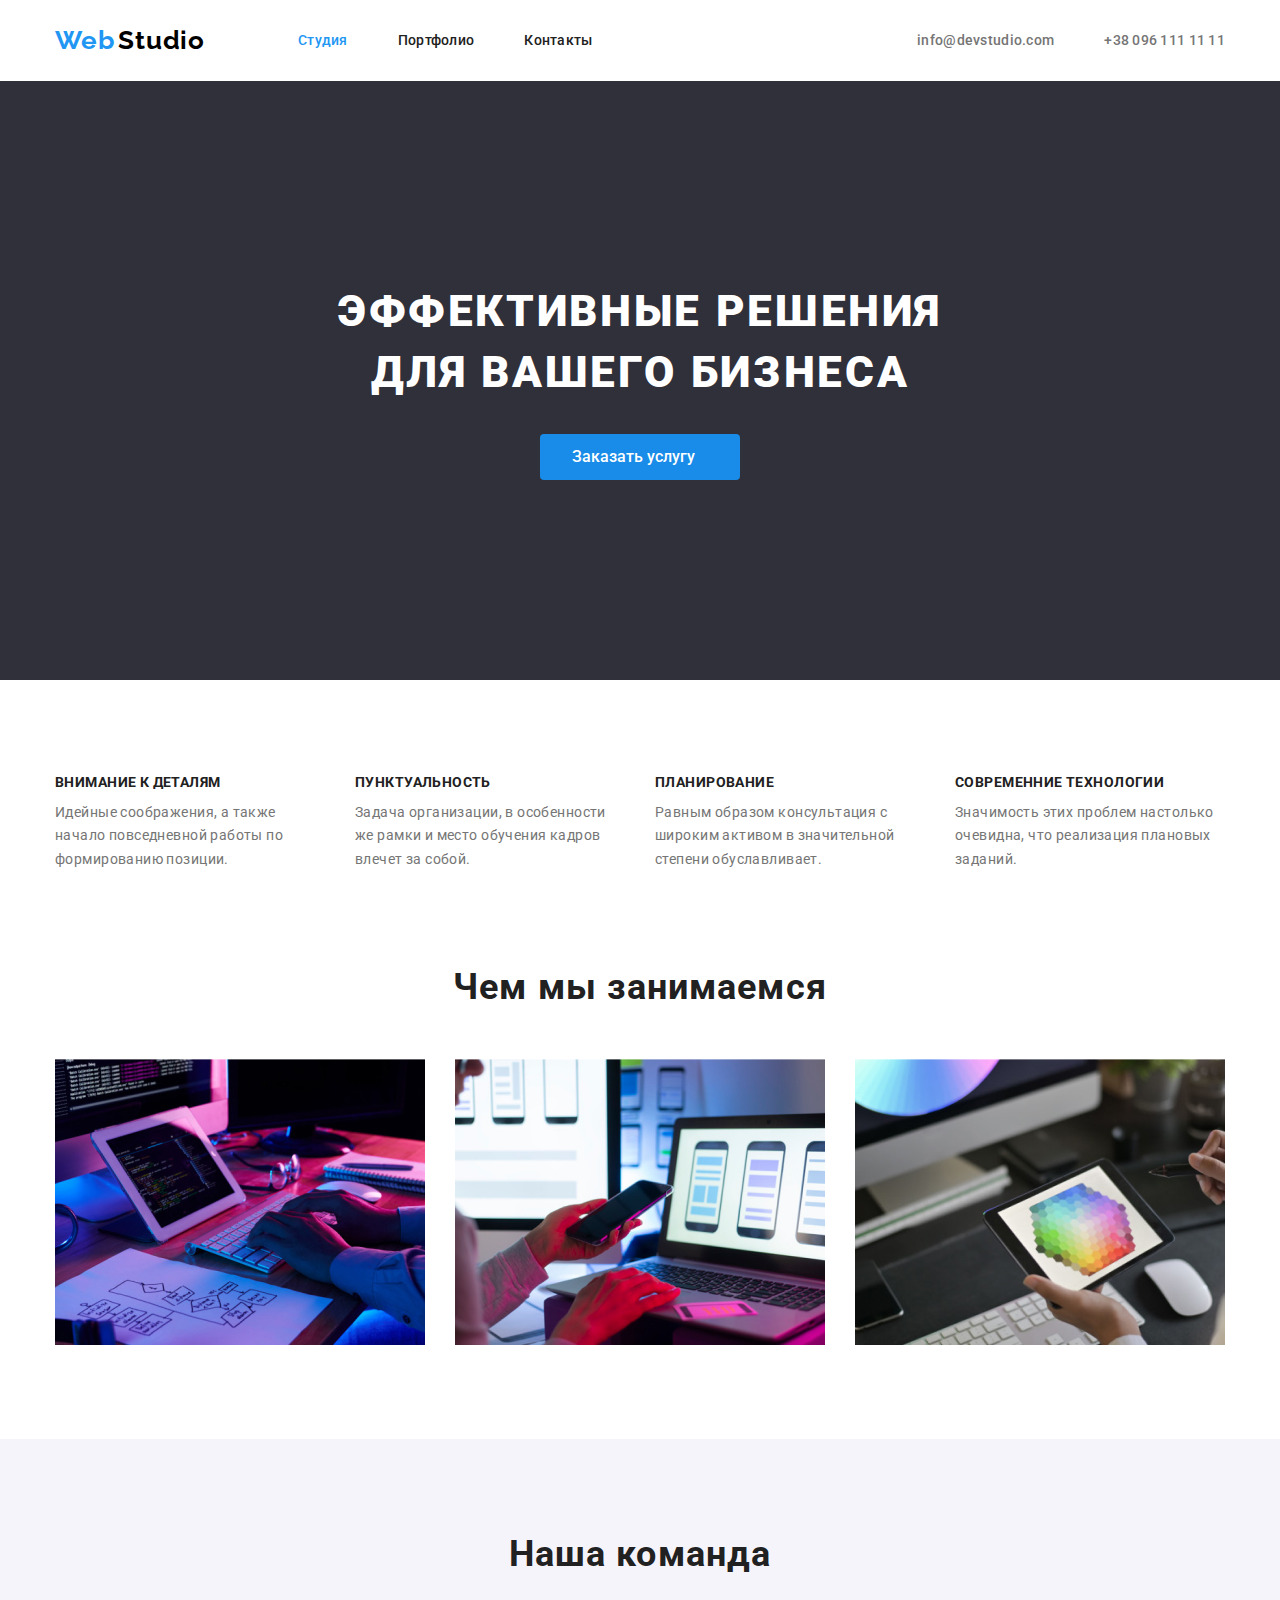
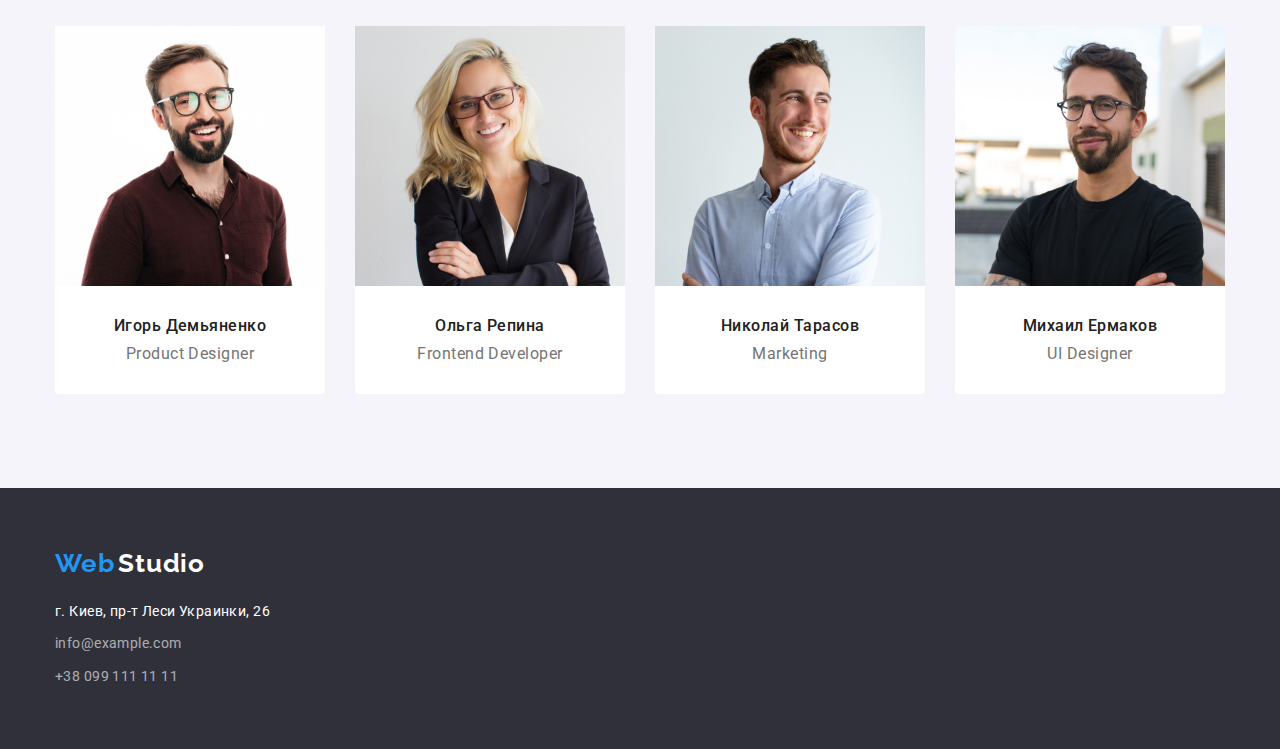
<file: goit-markup-hw-03/index.html>
<!DOCTYPE html>
<html lang="ru">
  <head>
    <meta charset="UTF-8" />
    <meta http-equiv="X-UA-Compatible" content="IE=edge" />
    <meta name="viewport" content="width=device-width, initial-scale=1.0" />
    <title>WebStudio</title>
    <link rel="preconnect" href="https://fonts.gstatic.com" />
    <link
      href="https://fonts.googleapis.com/css2?family=Raleway:wght@700&amp;family=Roboto:wght@400;500;700;900&amp;display=swap"
      rel="stylesheet"
    />
    <link rel="stylesheet" href="./CSS/style.css" />
    <link rel="stylesheet" href="./CSS/modern-normalize.css">
  </head>
  <body class="body-index">
    <!--шапка сайта-->
    <header class="header">
      <div class="container">
        <nav class="navigation">
          <a href lang="en-us">
            <span class="logo">Web</span>
            <span class="name">Studio</span>
          </a>

          <ul class="menu-nav">
            <li class="menu-nav-item">
              <a href="./index.html" class="point-nav active"> Студия </a>
            </li>
            <li class="menu-nav-item">
              <a href="./portfolio.html" class="point-nav"> Портфолио </a>
            </li>
            <li class="menu-nav-item">
              <a href="#" class="point-nav"> Контакты </a>
            </li>
          </ul>
        </nav>
          <ul class="contact-list">
            <li class="adress-item">
              <a href="mailto:info@devstudio.com" class="adress"
                >info@devstudio.com</a
              >
            </li>
            <li class="adress-item">
              <a href="tel:+380961111111" class="tel">+38 096 111 11 11</a>
            </li>
          </ul>
      </div>
    </header>
    <!-- содание сайта-->
    <main>
      <!-- герой секции-->
      <section class="hero-section">
        <div class="container">
          <h1 class="h1">ЭФФЕКТИВНЫЕ РЕШЕНИЯ ДЛЯ ВАШЕГО БИЗНЕСА</h1>
          <button type="button" class="button">Заказать услугу</button>
        </div>
      </section>
      <!--о нас секция-->
      <section class="advantage-section">
        <div class="container">
          <ul class="advantage">
            <li class="container-point">
              <h3 class="advantage-title">ВНИМАНИЕ К ДЕТАЛЯМ</h3>
              <p class="advantage-text">
                Идейные соображения, а также начало повседневной работы по
                формированию позиции.
              </p>
            </li>
            <li class="container-point">
              <h3 class="advantage-title">ПУНКТУАЛЬНОСТЬ</h3>
              <p class="advantage-text">
                Задача организации, в особенности же рамки и место обучения
                кадров влечет за собой.
              </p>
            </li>
            <li class="container-point">
              <h3 class="advantage-title">ПЛАНИРОВАНИЕ</h3>
              <p class="advantage-text">
                Равным образом консультация с широким активом в значительной
                степени обуславливает.
              </p>
            </li>
            <li class="container-point">
              <h3 class="advantage-title">СОВРЕМЕННИЕ ТЕХНОЛОГИИ</h3>
              <p class="advantage-text">
                Значимость этих проблем настолько очевидна, что реализация
                плановых заданий.
              </p>
            </li>
          </ul>
        </div>
      </section>
      <!--Чем мы занимаемся-->
      <section class="section-work">
        <div class="container">
          <h2 class="work">Чем мы занимаемся</h2>
          <ul class="work-picture">
            <li class="work-list">
              <img
                src="./img/box_1.jpg"
                alt="клавиатура"
                width="370"
                height="286"
              />
            </li>
            <li class="work-list">
              <img
                src="./img/box_2.jpg"
                alt="телефон на фоне монитора"
                width="370"
                height="286"
              />
            </li>
            <li class="work-list">
              <img
                src="./img/box_3.jpg"
                alt="планшет в руке"
                width="370"
                height="286"
              />
            </li>
          </ul>
        </div>
      </section>
      <!--Наша команда-->
      <section class="team">
        <div class="container">
          <h2>Наша команда</h2>
          <ul class="team-pfoto">
            <li class="team-point">
              <img
                src="./img/img.jpg"
                alt="Игорь Демьяненко"
                width="270"
                height="260"
              />
              <div class="team-pfoto-card">
                <h3>Игорь Демьяненко</h3>
                <p>Product Designer</p>
              </div>
            </li>
            <li class="team-point">
              <img
                src="./img/img (1).jpg"
                alt="Ольга Репина"
                width="270"
                height="260"
              />
              <div class="team-pfoto-card">
                <h3>Ольга Репина</h3>
                <p>Frontend Developer</p>
              </div>
            </li>
            <li class="team-point">
              <img
                src="./img/img (2).jpg"
                alt="Николай Тарасов"
                width="270"
                height="260"
              />
              <div class="team-pfoto-card">
                <h3>Николай Тарасов</h3>
                <p>Marketing</p>
              </div>
            </li>
            <li class="team-point">
              <img
                src="./img/img (3).jpg"
                alt="Михаил Ермаков"
                width="270"
                height="260"
              />
              <div class="team-pfoto-card">
                <h3>Михаил Ермаков</h3>
                <p>UI Designer</p>
              </div>
            </li>
          </ul>
        </div>
      </section>
    </main>
    <!--Контактные данные-->
    <footer class="color-footer">
      <div class="container">
        <a href lang="en-us">
          <span class="logo">Web</span>
          <span class="name-footer">Studio</span>
        </a>
        <address class="address-list">
          <p class="address-map">г. Киев, пр-т Леси Украинки, 26</p>
          <ul>
            <li class="footer-point">
              <a href="mailto:info@example.com" class="address-footer"
                >info@example.com</a
              >
            </li>
            <li class="footer-point">
              <a href="tel:+380991111111" class="address-footer"
                >+38 099 111 11 11</a
              >
            </li>
          </ul>
        </address>
      </div>
    </footer>
  </body>
</html>
</file>
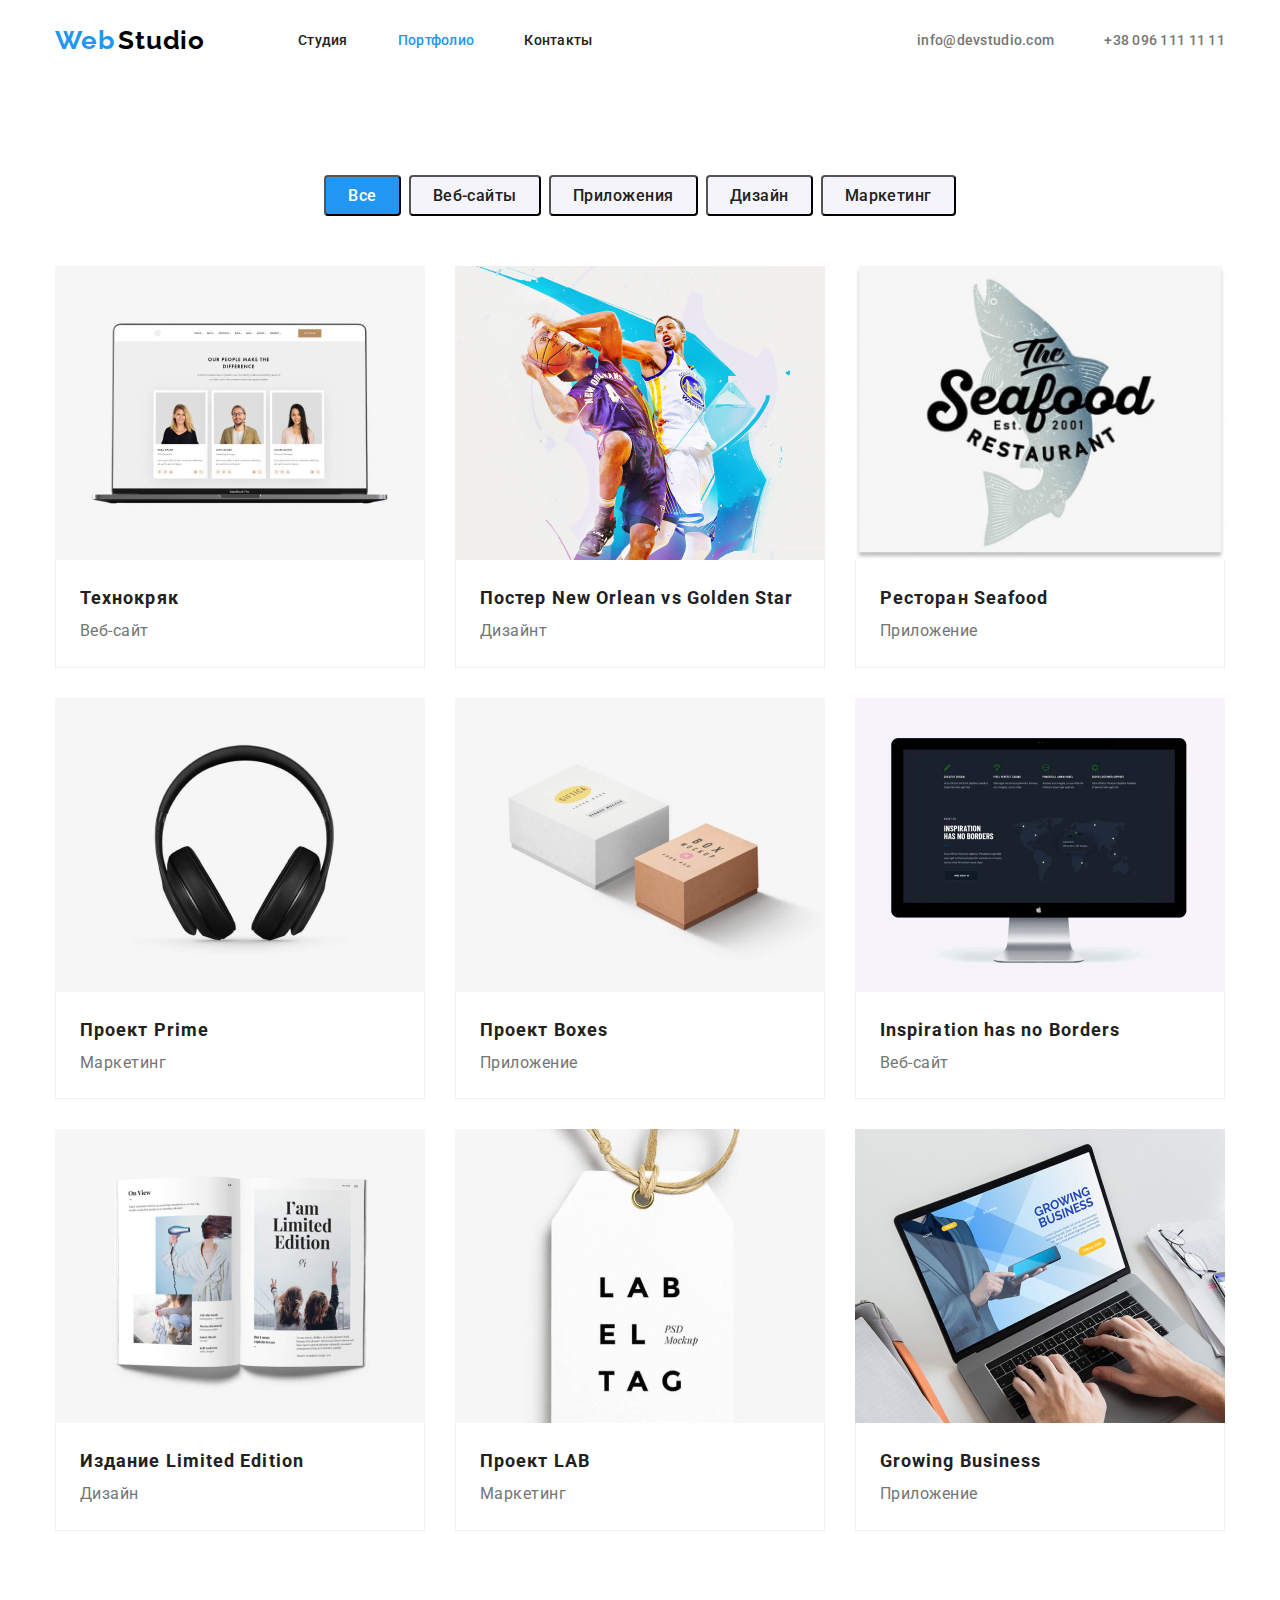
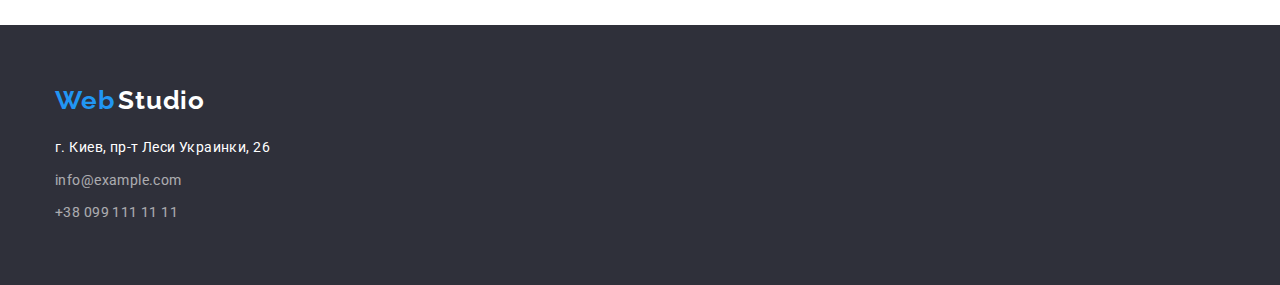
<file: goit-markup-hw-03/portfolio.html>
<!DOCTYPE html>
<html lang="en">
  <head>
    <meta charset="UTF-8" />
    <meta http-equiv="X-UA-Compatible" content="IE=edge" />
    <meta name="viewport" content="width=device-width, initial-scale=1.0" />
    <title>Портфолио</title>
    <link rel="preconnect" href="https://fonts.gstatic.com" />
    <link
      href="https://fonts.googleapis.com/css2?family=Raleway:wght@700&amp;family=Roboto:wght@400;500;700;900&amp;display=swap"
      rel="stylesheet"
    />
    <link rel="stylesheet" href="./CSS/style.css" />
    <link rel="stylesheet" href="./CSS/modern-normalize.css">
  </head>
  <body class="body-portfolio">
    <!--шапка портфолио-->
    <header class="header">
      <div class="container">
        <nav class="navigation">
          <a href lang="en-us">
            <span class="logo">Web</span>
            <span class="name">Studio</span>
          </a>

          <ul class="menu-nav">
            <li class="menu-nav-item">
              <a href="./index.html" class="point-nav"> Студия </a>
            </li>
            <li class="menu-nav-item">
              <a href="./portfolio.html" class="point-nav active"> Портфолио </a>
            </li>
            <li class="menu-nav-item">
              <a href="#" class="point-nav"> Контакты </a>
            </li>
          </ul>
        </nav>
          <ul class="contact-list">
            <li class="adress-item">
              <a href="mailto:info@devstudio.com" class="adress"
                >info@devstudio.com</a
              >
            </li>
            <li class="adress-item">
              <a href="tel:+380961111111" class="tel">+38 096 111 11 11</a>
            </li>
          </ul>
      </div>
    </header>
    <!-- содание сайта-->
    <main>
      <!-- герой секции-->
      <section class="portfolio-menu">
        <div class="container">
          <ul class="filter">
            <li class="filter-button-item">
              <button class="collor">Все</button>
            </li>
            <li class="filter-button-item">
              <button>Веб-сайты</button>
            </li>
            <li class="filter-button-item">
              <button>Приложения</button>
            </li>
            <li class="filter-button-item">
              <button>Дизайн</button>
            </li>
            <li class="filter-button-item">
              <button>Маркетинг</button>
            </li>
          </ul>

          <ul class="projects">
            <li class="flex-container-element">
              <a href="">
                <img
                  src="./img/img2/team.jpg"
                  alt="team"
                  width="370"
                  height="294"
                />
                <div class="portfolio-card-content">
                <h3>Технокряк</h3>
                <p>Веб-сайт</p>
              </div>
              </a>
            </li>
            <li class="flex-container-element">
              <a href="">
                <img
                  src="./img/img2/poster.jpg"
                  alt="poster"
                  width="370"
                  height="294"
                />
                <div class="portfolio-card-content">
                <h3>Постер New Orlean vs Golden Star</h3>
                <p>Дизайнт</p>
              </div>
              </a>
            </li>
            <li class="flex-container-element">
              <a href="">
                <img
                  src="./img/img2/emblem.jpg"
                  alt="emblem"
                  width="370"
                  height="294"
                />
                <div class="portfolio-card-content">
                <h3>Ресторан Seafood</h3>
                <p>Приложение</p>
              </div>
              </a>
            </li>
            <li class="flex-container-element">
              <a href="">
                <img
                  src="./img/img2/headphones.jpg"
                  alt="headphones"
                  width="370"
                  height="294"
                />
                <div class="portfolio-card-content">
                <h3>Проект Prime</h3>
                <p>Маркетинг</p>
              </div>
              </a>
            </li>
            <li class="flex-container-element">
              <a href="">
                <img
                  src="./img/img2/boxes.jpg"
                  alt="boxes"
                  width="370"
                  height="294"
                />
                <div class="portfolio-card-content">
                <h3>Проект Boxes</h3>
                <p>Приложение</p>
              </div>
              </a>
            </li>
            <li class="flex-container-element">
              <a href="">
                <img
                  src="./img/img2/monitor.jpg"
                  alt="monitor"
                  width="370"
                  height="294"
                />
                <div class="portfolio-card-content">
                <h3>Inspiration has no Borders</h3>
                <p>Веб-сайт</p>
              </div>
              </a>
            </li>
            <li class="flex-container-element">
              <a href="">
                <img
                  src="./img/img2/book.jpg"
                  alt="book"
                  width="370"
                  height="294"
                />
                <div class="portfolio-card-content">
                <h3>Издание Limited Edition</h3>
                <p>Дизайн</p>
              </div>
              </a>
            </li>
            <li class="flex-container-element">
              <a href="">
                <img
                  src="./img/img2/brand_name.jpg"
                  alt="brand_name"
                  width="370"
                  height="294"
                />
                <div class="portfolio-card-content">
                <h3>Проект LAB</h3>
                <p>Маркетинг</p>
              </div>
              </a>
            </li>
            <li class="flex-container-element">
              <a href="">
                <img
                  src="./img/img2/notebook.jpg"
                  alt="notebook"
                  width="370"
                  height="294"
                />
                <div class="portfolio-card-content">
                <h3>Growing Business</h3>
                <p>Приложение</p>
              </div>
              </a>
            </li>
          </ul>
        </div>
      </section>
    </main>
    <!--Контактные данные портфолио-->
    <footer class="color-footer">
      <div class="container">
        <a href lang="en-us">
          <span class="logo">Web</span>
          <span class="name-footer">Studio</span>
        </a>
        <address class="address-list">
          <p class="address-map">г. Киев, пр-т Леси Украинки, 26</p>
          <ul>
            <li class="footer-point">
              <a href="mailto:info@example.com" class="address-footer"
                >info@example.com</a
              >
            </li>
            <li class="footer-point">
              <a href="tel:+380991111111" class="address-footer"
                >+38 099 111 11 11</a
              >
            </li>
          </ul>
        </address>
      </div>
    </footer>
  </body>
</html>
</file>
<file: goit-markup-hw-03/CSS/style.css>
:root {
  --color-link: #2196f3;
  --text: #212121;
  --color-text: #ffffff;
  --color-p: #757575;
  --font-family: "Roboto", sans-serif;
  --font-size: 14px;
  --font-style: normal;
  --font-logo: "Raleway", sans-serif;
  --font-size-logo: 26px;
}
ul {
  list-style: none;
  margin: 0;
  padding: 0;
}
a {
  text-decoration: none;
}
h1,
h2,
h3,
h4,
p {
  margin: 0;
}

h3 {
  color: var(--text);
  font-family: var(--font-family);
  font-size: 18px;
  font-style: var(--font-style);
  font-weight: 700;
  line-height: 2;
  letter-spacing: 0.06em;
}
img {
  display: block;
}
.body-index {
  font-family: "Roboto", "Raleway", "Arial", sans-serif;
}

.body-portfolio {
  color: #e5e5e5;
  font-family: "Roboto", "Raleway", "Arial", sans-serif;
}
.container {
  width: 1200px;
  margin: 0 auto;
  padding-left: 15px;
  padding-right: 15px;
}
.section {
  padding-top: 94px;
  padding-bottom: 94px;
}
.body {
  margin: auto;
  width: 1600px;
}

.header {
  background-color: var(--color-text);
}
.header .container {
  display: flex;
  align-items: center;
}

/* WebStudio */
.logo {
  color: var(--color-link);
  font-family: var(--font-logo);
  font-size: var(--font-size-logo);
  font-style: var(--font-style);
  font-weight: 700;
  line-height: 1.2;
  letter-spacing: 0.03em;
}
.name {
  color: #000000;
  font-family: var(--font-logo);
  font-size: var(--font-size-logo);
  font-style: var(--font-style);
  font-weight: 700;
  line-height: 1.2;
  letter-spacing: 0.03em;
}
.name-footer {
  color: var(--color-text);
  font-family: var(--font-logo);
  font-size: var(--font-size-logo);
  font-style: var(--font-style);
  font-weight: 700;
  line-height: 1.2;
  letter-spacing: 0.03em;
}
/* NAV BLOCK START*/
.menu-nav {
  display: inline-flex;
  margin-left: 93px;
}
.menu-nav-item {
  margin-right: 50px;
  display: inline-flex;
}
.menu-nav-item:last-child {
  margin-right: 0px;
}
.navigation {
  display: inline-flex;
  align-items: center;
}
.point-nav {
  display: inline-flex;
  padding-top: 32px;
  padding-bottom: 32px;
  color: var(--text);
  font-family: var(--font-family);
  font-size: var(--font-size);
  font-style: var(--font-style);
  font-weight: 500;
  line-height: 1.2;
  letter-spacing: 0.02em;
}
.point-nav:focus,
.point-nav:hover {
  color: var(--color-link);
}
.point-nav.active {
  color: var(--color-link);
}
/* NAV BLOCK FINISH*/

/* CONTACT START*/
.contact-list {
  display: flex;
  align-items: center;
  margin-left: auto;
}
.adress-item + .adress-item {
  margin-left: 50px;
}
.adress {
  color: #757575;
  font-family: var(--font-family);
  font-weight: 500;
  text-decoration: none;
  letter-spacing: 0.02em;
  line-height: 1.1;
  font-style: var(--font-style);
  font-size: var(--font-size);
}
.adress:focus,
.adress:hover {
  color: var(--color-link);
}
.tel:focus,
.tel:hover {
  color: var(--color-link);
}
.tel {
  color: #757575;
  font-family: var(--font-family);
  font-weight: 500;
  text-decoration: none;
  letter-spacing: 0.02em;
  line-height: 1.1;
  font-style: var(--font-style);
  font-size: var(--font-size);
}
/*HERO*/
.hero-section {
  background-color: #2f303a;
  text-align: center;
  padding-top: 200px;
  padding-bottom: 200px;
}
.h1 {
  color: var(--color-text);
  font-family: var(--font-family);
  font-size: 44px;
  font-style: var(--font-style);
  font-weight: 900;
  line-height: 1.4;
  letter-spacing: 0.06em;
  text-align: center;
  max-width: 696px;
  margin: 0 auto 30px;
}
.button {
  background-color: #188ce8;
  color: var(--color-text);
  text-align: center;
  font-weight: 500;
  font-family: inherit;
  font-size: 16px;
  line-height: 1.62;
  display: inline-block;
  border: 0;
  border-radius: 4px;
  display: flex;
  margin: 0 auto;
  padding: 10px 32px;
  align-items: center;
  text-align: center;
  min-width: 200px;
}
.button:hover,
.button:focus {
  cursor: pointer;
  color: var(--color-text);
  background-color: var(--color-link);
}
/*HERO FINISH*/
/*START advantage*/
.advantage {
  padding-bottom: 0px;
  display: flex;
  margin-left: -30px;
  margin-top: -30px;
}
.container-point {
  flex-basis: calc(100% / 4 - 30px);
  margin-left: 30px;
  margin-top: 30px;
}
.advantage-section{
  padding-top: 94px;
}

.advantage h3 {
  color: var(--text);
  font-family: var(--font-family);
  font-size: var(--font-size);
  font-style: var(--font-style);
  font-weight: 700;
  line-height: 1.2;
  letter-spacing: 0.03em;
  margin-bottom: 10px;
}
.advantage p {
  color: var(--color-p);
  font-family: var(--font-family);
  font-size: var(--font-size);
  font-style: var(--font-style);
  font-weight: 400;
  line-height: 1.7;
  letter-spacing: 0.03em;
  font-weight: 700;
  font-size: 14px;
}
/*START section-work*/
.team h2,
.work {
  color: var(--text);
  margin-bottom: 50px;
  font-size: 36px;
  font-style: var(--font-style);
  font-weight: 700;
  line-height: 1.2;
  letter-spacing: 0.03em;
  text-align: center;
}
.section-work {
  padding-top: 94px;
  padding-bottom: 94px;
}
.work-picture {
  display: flex;
  margin-left: -30px;
  margin-top: -30px;
}
.work-list {
  flex-basis: calc(100% / 3 - 30px);
  margin-left: 30px;
  margin-top: 30px;
}
/*team*/
.team h2 {
  margin-bottom: 50px;
  text-align: center;
}
.team-pfoto {
  display: flex;
  margin-left: -30px;
}
.team-point {
  flex-basis: calc(100% / 4 - 30px);
  margin-left: 30px;
  border-radius: 0px 0px 4px 4px;
  height: 368px;
  background-color: #ffffff;
}
.team-pfoto-card {
  padding: 30px;
}
.team h3 {
  color: var(--text);
  font-family: var(--font-family);
  font-size: 16px;
  font-style: var(--font-style);
  font-weight: 500;
  line-height: 1.2;
  letter-spacing: 0.03em;
  margin-bottom: 10px;
  text-align: center;
}
.team p {
  color: var(--color-p);
  font-family: var(--font-family);
  font-size: 16px;
  font-style: var(--font-style);
  font-weight: 400;
  line-height: 1;
  letter-spacing: 0.03em;
  text-align: center;
}
.team {
  background-color: #f5f4fa;
  padding-top: 94px;
  padding-bottom: 94px;
}
/*team FINISH*/
/*footer START*/

.color-footer {
  padding-top: 60px;
  padding-bottom: 60px;
  background-color: #2f303a;
}
.footer-point:not(:last-child) {
  margin-bottom: 9px;
}
.address-footer {
  color: var(--color-text);
  opacity: 60%;
  text-decoration: none;
  font-family: var(--font-family);
  font-size: var(--font-size);
  font-style: var(--font-style);
  font-weight: 400;
  line-height: 1.7;
  letter-spacing: 0.03em;
}
.address-footer:focus,
.address-footer:hover {
  color: var(--color-link);
}
.address-list {
  margin-top: 20px;
}
.address-map{
  margin-bottom: 9px;
}

.address-map:focus,
.address-map:hover {
  color: var(--color-link);
}
.address-map {
  color: var(--color-text);
  font-family: var(--font-family);
  font-size: var(--font-size);
  font-style: var(--font-style);
  font-weight: 400;
  line-height: 1.7;
  letter-spacing: 0.03em;
}
/*portfolio START*/
.portfolio-header {
  border-bottom: 1px solid #ececec;
}
.portfolio-menu .container {
  padding-top: 94px;
  padding-bottom: 94px;
}

.filter button:hover,
.filter button:focus {
  color: var(--color-text);
  background-color: var(--color-link);
  border-radius: 4px;
  cursor: pointer;
}

.filter button {
  font-family: var(--font-family);
  font-size: 16px;
  font-style: var(--font-style);
  font-weight: 500;
  line-height: 1.6;
  letter-spacing: 0.03em;
  color: var(--text);
  background-color: #f5f4fa;
  cursor: pointer;
  border-radius: 4px;
  padding: 6px 22px;
}
.filter {
  display: block;
  display: flex;
  align-items: center;
  justify-content: center;
  margin-bottom: 50px;
}
.filter-button-item:not(:last-child) {
  margin-right: 8px;
}
.filter button.collor {
  background-color: var(--color-link);
  color: var(--color-text);
}
/*picture START*/
.projects {
  margin-left: auto;
  margin-right: auto;
  display: flex;
  flex-wrap: wrap;
}

.flex-container-element {
  width: 370px;
  margin-right: 30px;
  margin-bottom: 30px;
}
.flex-container-element:nth-last-child(-n + 3) {
  margin-bottom: 0;
}

.flex-container-element:nth-child(3n) {
  margin-right: 0;
}
.advantage p {
  color: var(--color-p);
  font-family: var(--font-family);
  font-size: var(--font-size);
  font-style: var(--font-style);
  font-weight: 400;
  line-height: 1.7;
  letter-spacing: 0.03em;
}
.projects p {
  color: var(--color-p);
  font-family: var(--font-family);
  font-size: 16px;
  font-style: var(--font-style);
  font-weight: 400;
  line-height: 1.9;
  letter-spacing: 0.03em;
}
.portfolio-card-content{
  background: #FFFFFF;
  border: 1px solid #EEEEEE;
  box-sizing: border-box;
  border-top: none;
  padding: 20px 24px;
}
</file>
